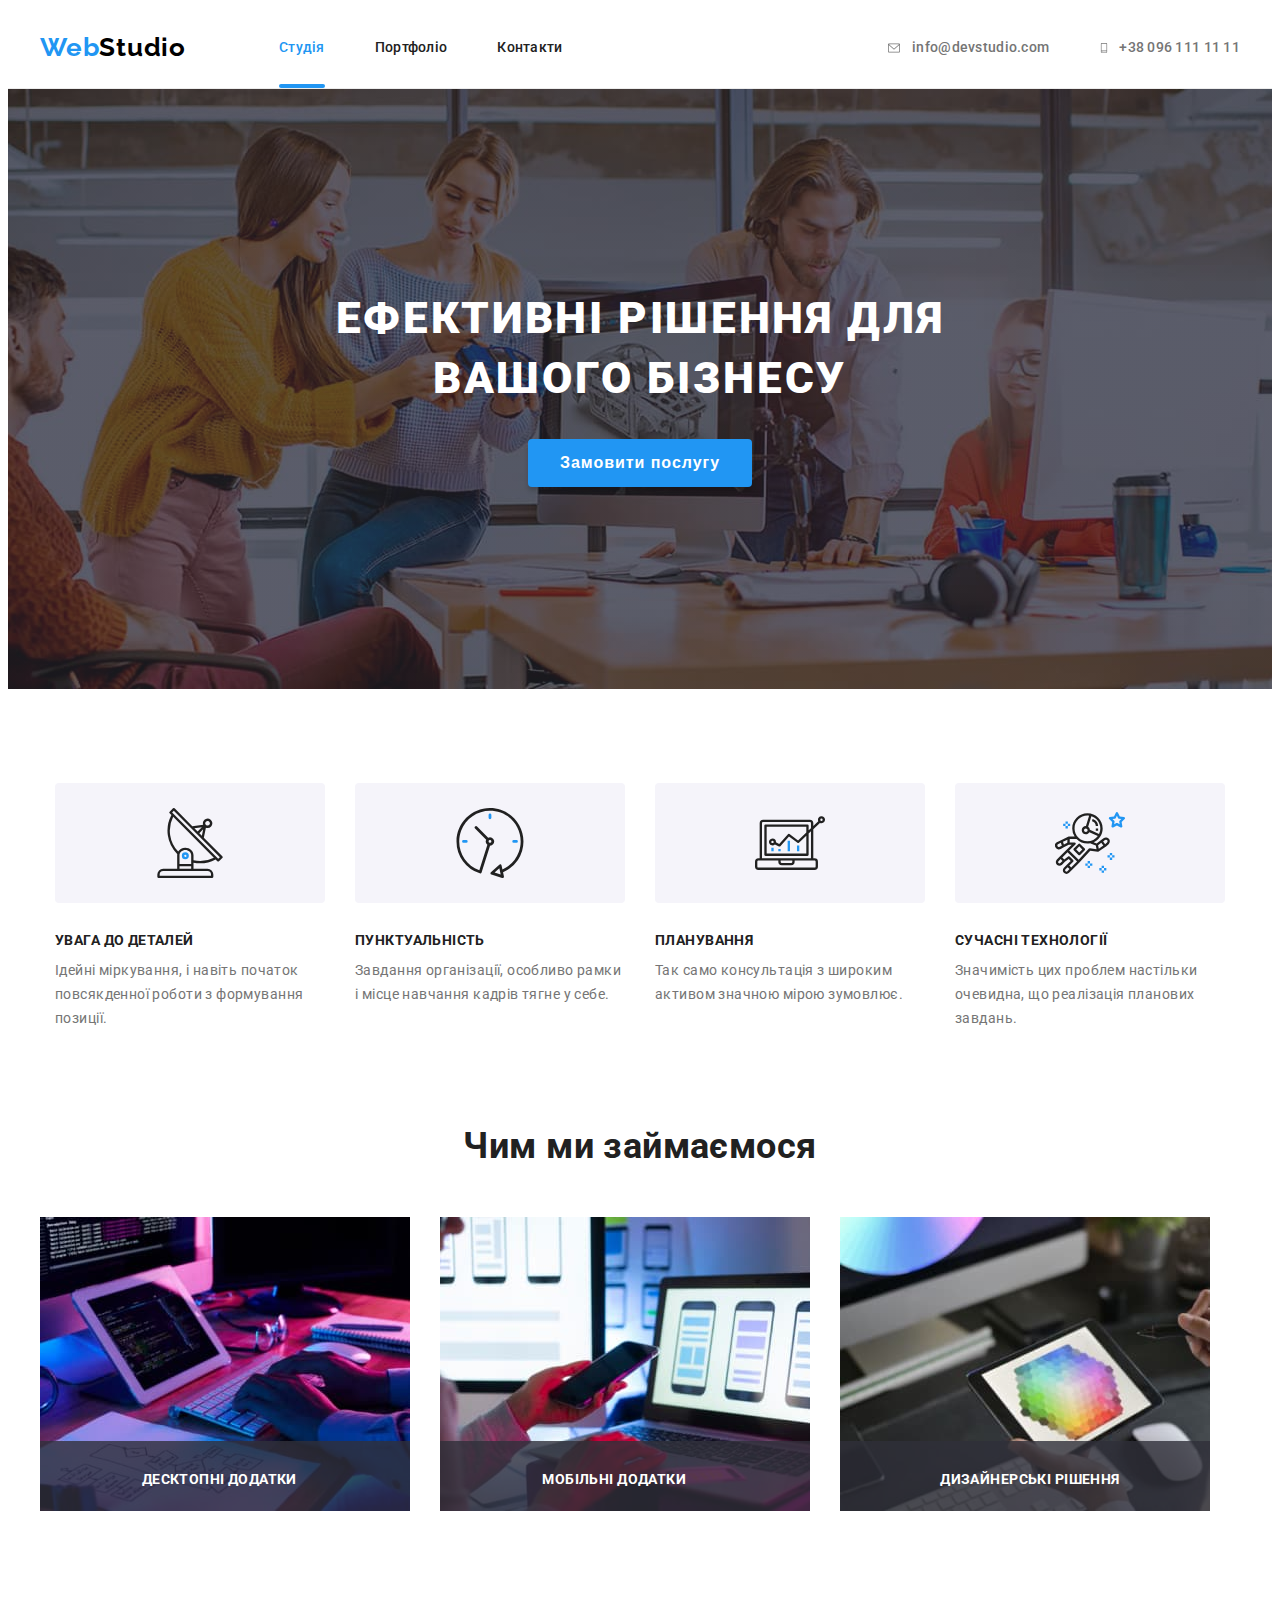
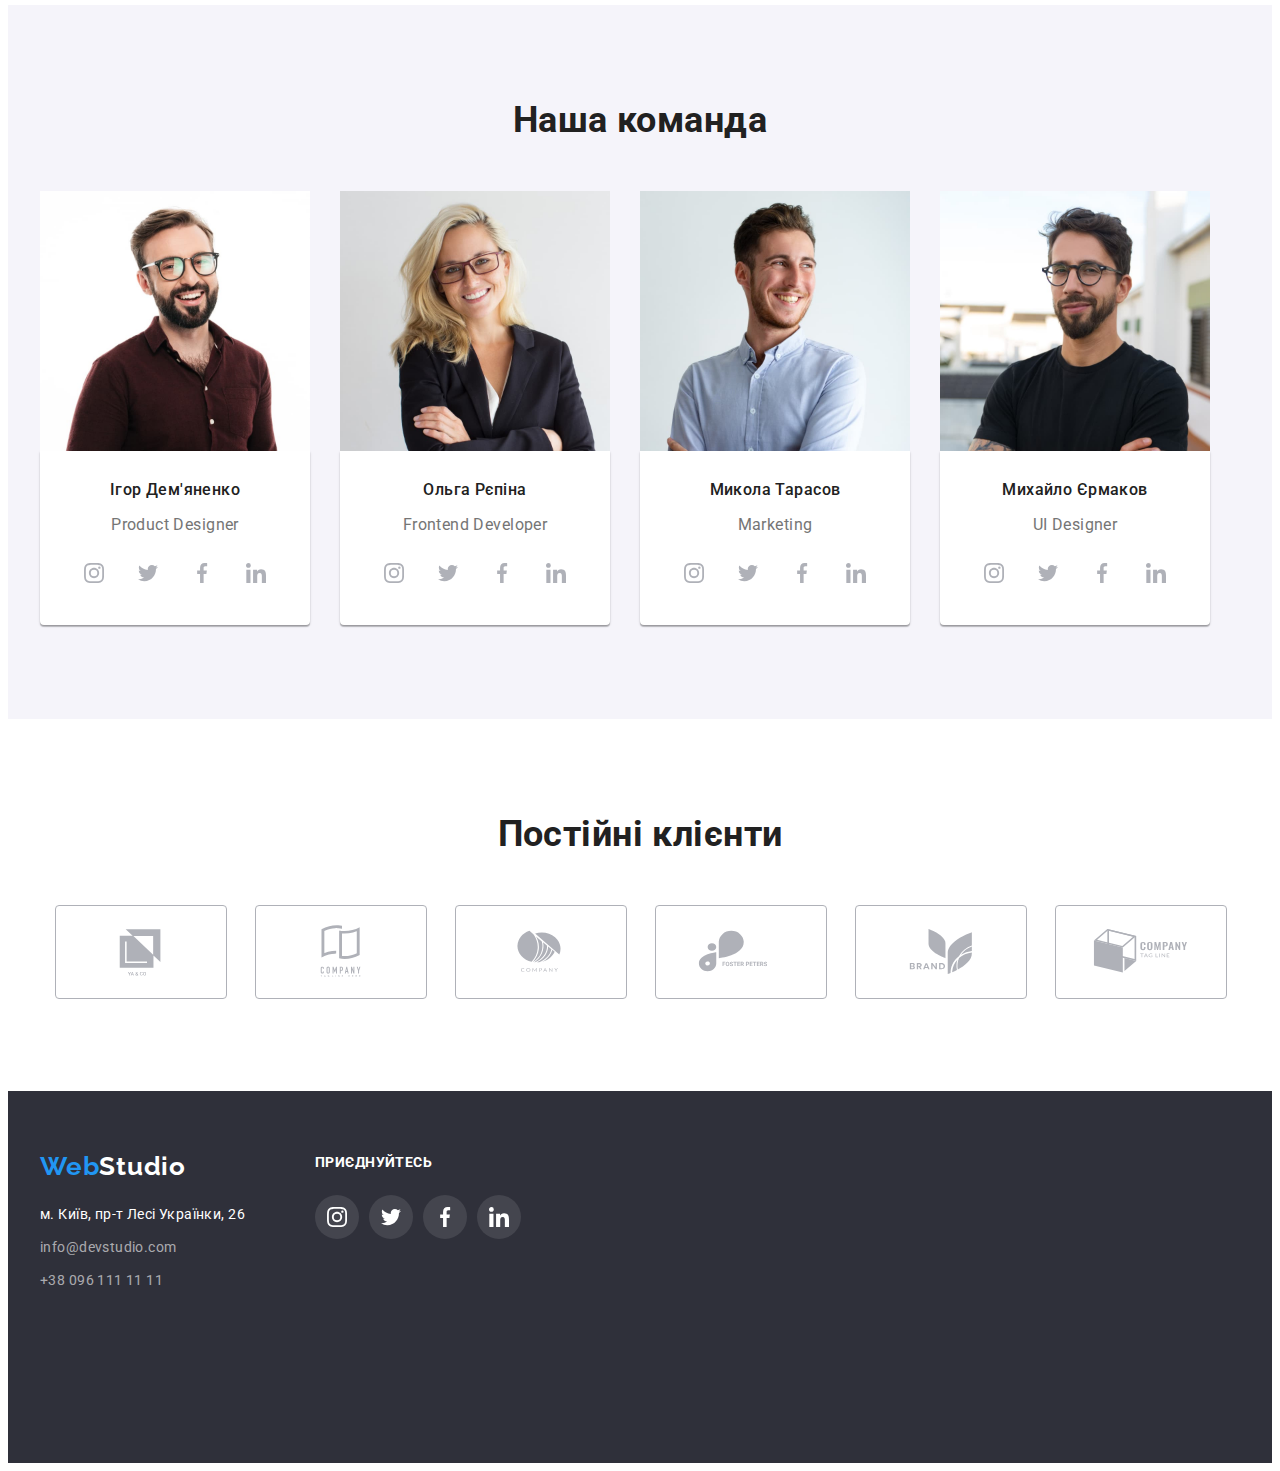
<file: index.html>
<!DOCTYPE html>
<html lang="uk">

<head>
    <meta charset="UTF-8">
    <meta http-equiv="X-UA-Compatible" content="IE=edge">
    <meta name="viewport" content="width=device-width, initial-scale=1.0">
    <title>Document</title>
    <link rel="preconnect" href="https://fonts.googleapis.com">
<link rel="preconnect" href="https://fonts.gstatic.com" crossorigin>
<link href="https://fonts.googleapis.com/css2?family=Raleway:wght@700&family=Roboto:wght@400;500;700;900&display=swap" rel="stylesheet">
 <link rel="stylesheet" href="https://cdnjs.cloudflare.com/ajax/libs/modern-normalize/1.1.0/modern-normalize.min.css" integrity="sha512-wpPYUAdjBVSE4KJnH1VR1HeZfpl1ub8YT/NKx4PuQ5NmX2tKuGu6U/JRp5y+Y8XG2tV+wKQpNHVUX03MfMFn9Q==" crossorigin="anonymous" referrerpolicy="no-referrer"/>   
<link rel="stylesheet" href="./css/styles.css"/>
</head>

<body>

    <!--Шапка сайта-->
    
    <header class="page-header">
        <div class="container main-nav">
        <nav class="main-nav">
            <a href="./index.html" class="logo">
                <span class="accent">Web</span>Studio
            </a>

            <ul class="site-nav list">
                <li class="item"> <a href="./index.html" class="link current">Студія</a></li>
                <li class="item"> <a href="./portfolio.html" class="link">Портфоліо</a></li>
                <li class="item"> <a href="#" class="link">Контакти</a></li>
            </ul>
        </nav>
        


        <ul class="auth-nav list">
            <li class="item auth-nav-item">
                <a href="mailto:info@devstudio.com" class="auth-nav-item link">
                <svg class="auth-nav-icon" width="16px" height="12px">
                <use class="icon" href="./image/icons.svg#icon-envelope"></use>
            </svg>info@devstudio.com</a></li>
            
            <li class="item auth-nav-item">
                <a href="tel:+380961111111" class="link">
                    <svg class="auth-nav-icon" width="10px" height="16px">
                    <use href="./image/icons.svg#icon-smartphone"></use>
            </svg> +38 096 111 11 11</a></li>
                
        </ul>
    </div>
    </header>


    <main>
        <!--Герой-->
        <div class="overlay">
        <section class="hero">
            <div class="container">
            <h1 class="hero-title">Ефективні рішення для вашого бізнесу</h1>
            <button data-modal-open type="button" name="button" class="hero-btn">Замовити послугу</button>
           </div>
        </section>
    </div>

        <!--Особливості роботи-->
        <section class="feature section">
        <div class="container">
             <h2 class="section-title" hidden>Особливості</h2>
             <ul class="feature-list list">
                <li class="feature-item">
                    <div class="feature-icon">
                    <svg class="feature-link" width="70px" height="70px">
                        <use   href="./image/icons.svg#icon-antenna"></use>
                </svg> </div>
                    <h3 class="feature-title">УВАГА ДО ДЕТАЛЕЙ</h3>
                    <p class="feature-text">Ідейні міркування, і навіть початок повсякденної роботи з формування позиції.</p>
                </li>
                <li class="feature-item">
                    <div class="feature-icon">
                    <svg class="feature-link" width="70px" height="70px">
                        <use  href="./image/icons.svg#icon-clock"></use>
                </svg> </div>
                    <h3 class="feature-title">ПУНКТУАЛЬНІСТЬ</h3>
                    <p class="feature-text">Завдання організації, особливо рамки і місце навчання кадрів тягне у себе.</p>
                </li>
                <li class="feature-item">
                    <div class="feature-icon">
                    <svg class="feature-link" width="70px" height="70px">
                        <use  href="./image/icons.svg#icon-diagram"></use>
                </svg> </div>
                    <h3 class="feature-title">ПЛАНУВАННЯ</h3>
                    <p class="feature-text"> Так само консультація з широким активом значною мірою зумовлює.</p>
                </li>
                <li class="feature-item">
                    <div class="feature-icon">
                    <svg class="feature-link" width="70px" height="70px">
                        <use  href="./image/icons.svg#icon-astronaut"></use>
                </svg> </div>
                    <h3 class="feature-title">СУЧАСНІ ТЕХНОЛОГІЇ</h3>
                    <p class="feature-text">Значимість цих проблем настільки очевидна, що реалізація планових завдань.</p>
                </li>
            </ul>
         </div>
</section>

        <!--Приклади роботи-->
        <section class="work section">
            <div class="container">
                <h2 class="section-title">Чим ми займаємося</h2>
            <ul class="work-list list">
                <li class="work-item">
                    <div class="label-thumb">
                        <img class="work-img" src="./image/box-1.jpg" alt="Робоче місце" width="370"/>
                        <div class="label-actions">
                            <p class="label-text">Десктопні додатки</p>
                        </div>
                    </div>
                </li>
                <li class="work-item">
                    <div class="label-thumb">
                        <img class="work-img" src="./image/box-2.jpg" alt="Ноутбук" width="370"/>
                        <div class="label-actions">
                            <p class="label-text">Мобільні додатки</p>
                        </div>
                    </div>
                </li>
                <li class="work-item">
                    <div class="label-thumb">
                        <img class="work-img" src="./image/box-3.jpg" alt="Планшет" width="370"/>
                        <div class="label-actions">
                            <p class="label-text">Дизайнерські рішення</p>
                        </div>
                    </div>
                </li>
            </ul>
        </div>
    </section>
   

        <!--Команда-->
        <section class="team section">
        <div class="container">
                    <h2 class="section-title">Наша команда</h2>
            <ul class="team-list list">
                <li class="team-item">
                    <img class="team-img" src="./image/team-card-1.jpg" alt="Ігор Дем'яненко" width="270"/>
                    <div class="team-card">
                    <h3 class="team-title">Ігор Дем'яненко</h3>
                    <p class="team-profession">Product Designer</p>
                      <ul class="team-list-icon list">
                            <li class="team-item-icon">
                            <a href="" class="team-link link"><svg class="team-icon" width="20px" height="20px">
                                <use href="./image/icons.svg#icon-instagram"></use>
                            </svg></a></li>
                            <li class="team-item-icon">
                            <a href="" class="team-link link"><svg class="team-icon" width="20px" height="20px">
                                <use href="./image/icons.svg#icon-twitter"></use>
                            </svg></a></li>
                            <li class="team-item-icon">
                            <a href="" class="team-link link"><svg class="team-icon" width="20px" height="20px">
                                <use href="./image/icons.svg#icon-facebook"></use>
                            </svg></a></li>
                            <li class="team-item-icon">
                            <a href="" class="team-link link"><svg class="team-icon" width="20px" height="20px">
                                <use href="./image/icons.svg#icon-linkedin"></use>
                            </svg></a></li>
                    </ul>
                    
                    
                    
                </div>
                </li>
                <li class="team-item">
                    <img class="team-img" src="./image/team-card-2.jpg" alt="Ольга Рєпіна" width="270"/>
                    <div class="team-card">
                    <h3 class="team-title">Ольга Рєпіна</h3>
                    <p class="team-profession">Frontend Developer</p>
                    <ul class="team-list-icon list">
                        <li class="team-item-icon">
                        <a href="" class="team-link link"><svg class="team-icon" width="20px" height="20px">
                            <use href="./image/icons.svg#icon-instagram"></use>
                        </svg></a></li>
                        <li class="team-item-icon">
                        <a href="" class="team-link link"><svg class="team-icon" width="20px" height="20px">
                            <use href="./image/icons.svg#icon-twitter"></use>
                        </svg></a></li>
                        <li class="team-item-icon">
                        <a href="" class="team-link link"><svg class="team-icon" width="20px" height="20px">
                            <use href="./image/icons.svg#icon-facebook"></use>
                        </svg></a></li>
                        <li class="team-item-icon">
                        <a href="" class="team-link link"><svg class="team-icon" width="20px" height="20px">
                            <use href="./image/icons.svg#icon-linkedin"></use>
                        </svg></a></li>
                </ul>
                </div>
                </li>
                <li class="team-item">
                    <img class="team-img" src="./image/team-card-3.jpg" alt="Микола Тарасов" width="270"/>
                    <div class="team-card">
                    <h3 class="team-title">Микола Тарасов</h3>
                    <p class="team-profession">Marketing</p>
                    <ul class="team-list-icon list">
                        <li class="team-item-icon">
                        <a href="" class="team-link link"><svg class="team-icon" width="20px" height="20px">
                            <use href="./image/icons.svg#icon-instagram"></use>
                        </svg></a></li>
                        <li class="team-item-icon">
                        <a href="" class="team-link link"><svg class="team-icon" width="20px" height="20px">
                            <use href="./image/icons.svg#icon-twitter"></use>
                        </svg></a></li>
                        <li class="team-item-icon">
                        <a href="" class="team-link link"><svg class="team-icon" width="20px" height="20px">
                            <use href="./image/icons.svg#icon-facebook"></use>
                        </svg></a></li>
                        <li class="team-item-icon">
                        <a href="" class="team-link link"><svg class="team-icon" width="20px" height="20px">
                            <use href="./image/icons.svg#icon-linkedin"></use>
                        </svg></a></li>
                </ul>
                </div>
                </li>
                <li class="team-item">
                    <img class="team-img" src="./image/team-card-4.jpg" alt="Михайло Єрмаков" width="270"/>
                    <div class="team-card">
                    <h3 class="team-title">Михайло Єрмаков</h3>
                    <p class="team-profession">UI Designer</p>
                    <ul class="team-list-icon list">
                        <li class="team-item-icon">
                        <a href="" class="team-link link"><svg class="team-icon" width="20px" height="20px">
                            <use href="./image/icons.svg#icon-instagram"></use>
                        </svg></a></li>
                        <li class="team-item-icon">
                        <a href="" class="team-link link"><svg class="team-icon" width="20px" height="20px">
                            <use href="./image/icons.svg#icon-twitter"></use>
                        </svg></a></li>
                        <li class="team-item-icon">
                        <a href="" class="team-link link"><svg class="team-icon" width="20px" height="20px">
                            <use href="./image/icons.svg#icon-facebook"></use>
                        </svg></a></li>
                        <li class="team-item-icon">
                        <a href="" class="team-link link"><svg class="team-icon" width="20px" height="20px">
                            <use href="./image/icons.svg#icon-linkedin"></use>
                        </svg></a></li>
                </ul>
                </div>
                </li>
            </ul>
       
        </div>
    </section>


    <section class="client section">
        <div class="container">
                    <h2 class="section-title">Постійні клієнти</h2>
                    <ul class="client-list list">
                        <li class="client-item">
                        <a href="" class="client-link link"><svg class="client-icon" width="106px" height="60px">
                            <use href="./image/icons.svg#icon-Logo5"></use>
                        </svg></a></li>
                        <li class="client-item">
                            <a href="" class="client-link link"><svg class="client-icon" width="106px" height="60px">
                                <use href="./image/icons.svg#icon-Logo4"></use>
                            </svg></a></li>
                        <li class="client-item">
                                <a href="" class="client-link link"><svg class="client-icon" width="106px" height="60px">
                                    <use href="./image/icons.svg#icon-Logo3"></use>
                                </svg></a></li>
                        <li class="client-item">
                                    <a href="" class="client-link link"><svg class="client-icon" width="106px" height="60px">
                                        <use href="./image/icons.svg#icon-Logo2"></use>
                                    </svg></a></li>
                        <li class="client-item">
                                        <a href="" class="client-link link"><svg class="client-icon" width="106px" height="60px">
                                            <use href="./image/icons.svg#icon-Logo1"></use>
                                        </svg></a></li>
                                        <li class="client-item">
                                            <a href="" class="client-link link"><svg class="client-icon" width="106px" height="60px">
                                                <use href="./image/icons.svg#icon-Logo0"></use>
                                            </svg></a></li>
                </ul>
 
        </div>
    </section>


    </main>

    <!--Футер-->
<footer class="page-footer">
    <div class="footer-container container">
        <address class="adress">
            <a href="./index.html" class="logo-footer">
                <span class="accent">Web</span>Studio
            </a>
            <ul class="adress-list list">
                <li class="mail-items">
                    <a href="https://goo.gl/maps/m37v5d8VHXMpui1S7" target="_blank" rel="noopener noreferrer"
                        class="adress-map link">м. Київ,
                        пр-т Лесі Українки, 26 </a>
                </li>
                <li class="mail-items">
                    <a href="mailto:info@devstudio.com" class="mail link">info@devstudio.com </a>
                </li>
                <li class="mail-items">
                    <a href="tel:+380961111111" class="mail link">+38 096 111 11 11 </a>
                </li>
            </ul>
        </address>



        <div class="footer-icon">
            <p class="social-text">приєднуйтесь</p>
            <ul class="social-list list">
                <li class="social-item">
                    <a href="" class="social-link link">
                        <svg class="team-icon" width="20px" height="20px">
                            <use href="./image/icons.svg#icon-instagram"></use>
                        </svg></a>
                </li>
                <li class="social-item">
                    <a href="" class="social-link link">
                        <svg class="team-icon" width="20px" height="20px">
                            <use href="./image/icons.svg#icon-twitter"></use>
                        </svg></a>
                </li>
                <li class="social-item">
                    <a href="" class="social-link link">
                        <svg class="team-icon" width="20px" height="20px">
                            <use href="./image/icons.svg#icon-facebook"></use>
                        </svg></a>
                </li>
                <li class="social-item">
                    <a href="" class="social-link link">
                        <svg class="team-icon" width="20px" height="20px">
                            <use href="./image/icons.svg#icon-linkedin"></use>
                        </svg></a>
                </li>
            </ul>


        </div>
    </div>
</footer>

<div class="backdrop is-hidden" data-modal>
    <div class="modal">
        <button data-modal-close class="modal-btn" type="button">
            <svg class="backdrop-icon" width="11px" height="11px">
                <use href="./image/icons.svg#icon-vector"></use>
            </svg></button>
    </div>
</div>


<script src="./js/modal.js"></script>
</body>

</html>
</file>
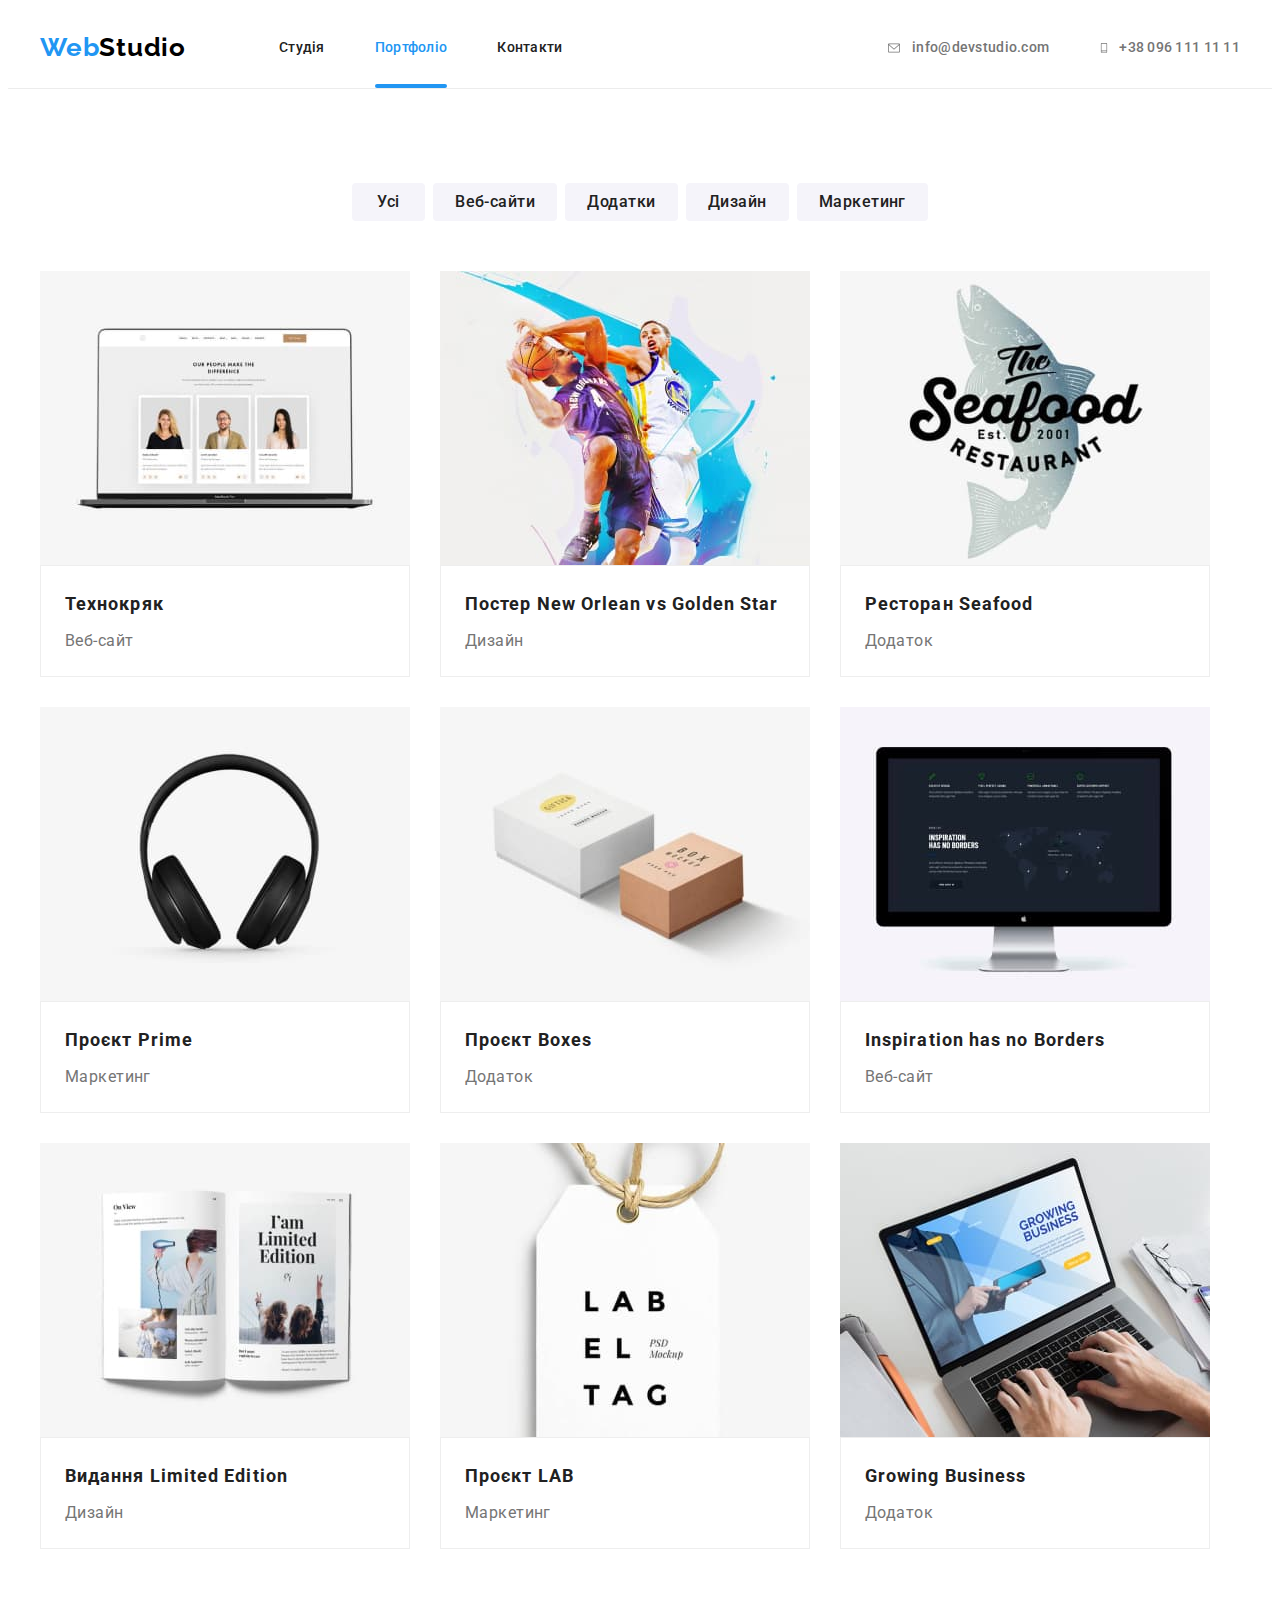
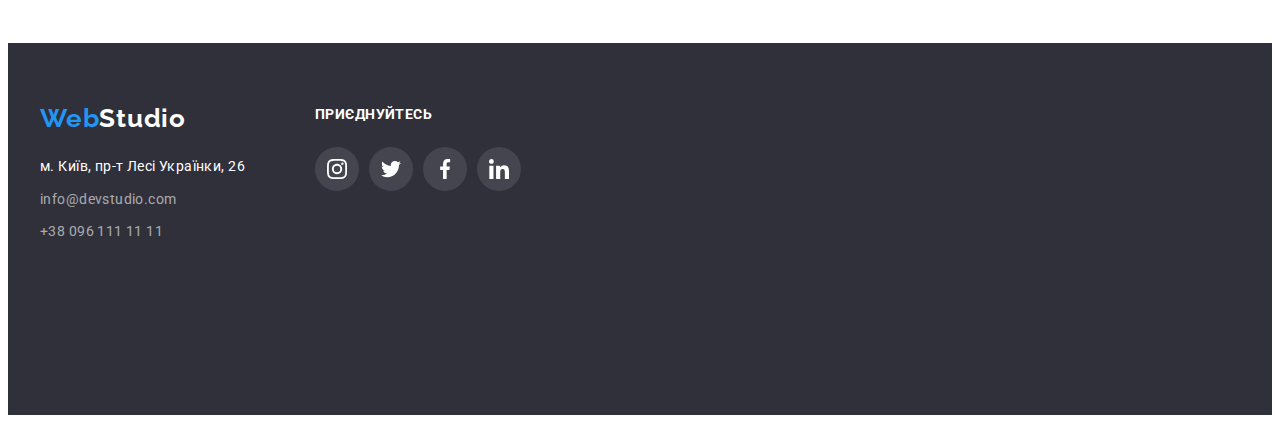
<file: portfolio.html>
<!DOCTYPE html>
<html lang="uk">
<head>
    <meta charset="UTF-8">
    <meta http-equiv="X-UA-Compatible" content="IE=edge">
    <meta name="viewport" content="width=device-width, initial-scale=1.0">
    <title>Document</title>
    <link rel="preconnect" href="https://fonts.googleapis.com">
    <link rel="preconnect" href="https://fonts.gstatic.com" crossorigin>
    <link href="https://fonts.googleapis.com/css2?family=Raleway:wght@700&family=Roboto:wght@400;500;700;900&display=swap"
       rel="stylesheet">
       <link rel="stylesheet" href="https://cdnjs.cloudflare.com/ajax/libs/modern-normalize/1.1.0/modern-normalize.min.css" integrity="sha512-wpPYUAdjBVSE4KJnH1VR1HeZfpl1ub8YT/NKx4PuQ5NmX2tKuGu6U/JRp5y+Y8XG2tV+wKQpNHVUX03MfMFn9Q==" crossorigin="anonymous" referrerpolicy="no-referrer"/>
       <link rel="stylesheet" href="./css/styles.css"/>
</head>

<body>
  

    <!--Шапка сайта-->
    <header class="page-header">
        <div class="container main-nav">
            <nav class="main-nav">
                <a href="./index.html" class="logo">
                    <span class="accent">Web</span>Studio
                </a>
    
                <ul class="site-nav list">
                    <li class="item"> <a href="./index.html" class="link">Студія</a></li>
                    <li class="item"> <a href="./portfolio.html" class="link current">Портфоліо</a></li>
                    <li class="item"> <a href="#" class="link">Контакти</a></li>
                </ul>
            </nav>
    
    
    
            <ul class="auth-nav list">
                <li class="item auth-nav-item">
                    <a href="mailto:info@devstudio.com" class="auth-nav-item link">
                        <svg class="auth-nav-icon" width="16px" height="12px">
                            <use class="icon" href="./image/icons.svg#icon-envelope"></use>
                        </svg>info@devstudio.com</a>
                </li>
    
                <li class="item auth-nav-item">
                    <a href="tel:+380961111111" class="link">
                        <svg class="auth-nav-icon" width="10px" height="16px">
                            <use href="./image/icons.svg#icon-smartphone"></use>
                        </svg> +38 096 111 11 11</a>
                </li>
    
            </ul>
        </div>
    </header>
 

<!--Фільтр-->
<main>
<section class="filters section">
<div class="container">
    <h1 class="hero-title" hidden>Галерея робіт</h1>
    <ul class="filters-list list">
        <li class="filter-item"><button type="button" name="button" class="filter-btn">Усі</button></li>
        <li class="filter-item"><button type="button" name="button" class="filter-btn">Веб-сайти</button></li>
        <li class="filter-item"><button type="button" name="button" class="filter-btn">Додатки</button></li>
        <li class="filter-item"><button type="button" name="button" class="filter-btn">Дизайн</button></li>
        <li class="filter-item"><button type="button" name="button" class="filter-btn">Маркетинг</button></li>
    </ul>
</div>


   <!--Галерея-->
   
<div class="progects container">

    <ul class="progects-list list">
        <li class="progects-items">
            <a class="progect-link" href="#">
            <div class="progect-thumb">
           <img class="progect-img" src="./image/img1.jpg" alt="Приклад вебсайту" width="370"/>
           
                <div class="progect-description">
                <p class="description-text">Ресурс пропонує комплексні пропозиції з різним рівнем функціоналу та сервісів. Все це
                    дозволить відвідувачу отримати
                    вичерпні відомості про компанію чи приватну особу.</p>
              </div>
            </div>
                <div class="card-title">
            <h2 class="title-progect">Технокряк</h2>
            <p class="title-text">Веб-сайт</p>
        </div>
        </a>
        </li>
        <li class="progects-items">
            <a class="progect-link" href="">
            <div class="progect-thumb">
             <img class="progect-img"  src="./image/img2.jpg" alt="Два гравці з м'ячем" width="370"/>
            <div class="progect-description">
                <p class="description-text">Ресурс пропонує комплексні пропозиції з різним рівнем функціоналу та сервісів. Все це дозволить відвідувачу отримати
                вичерпні відомості про компанію чи приватну особу.</p>
            </div>
            </div>
            <div class="card-title">
            <h2 class="title-progect">Постер New Orlean vs Golden Star</h2>
            <p class="title-text">Дизайн</p>
            </div>
            </a>
        </li>
        <li class="progects-items">
            <a class="progect-link" href="">
            <div class="progect-thumb">
            <img class="progect-img" src="./image/img3.jpg" alt="Емблема ресторана Seafood" width="370"/>
            <div class="progect-description">
                <p class="description-text">Ресурс пропонує комплексні пропозиції з різним рівнем функціоналу та сервісів. Все це
                    дозволить відвідувачу отримати
                    вичерпні відомості про компанію чи приватну особу.</p>
            </div>
            </div>
            <div class="card-title">
            <h2 class="title-progect">Ресторан Seafood</h2>
            <p class="title-text">Додаток</p>
            </div>
            </a>
        </li>
        <li class="progects-items">
            <a class="progect-link" href="">
            <div class="progect-thumb">
            <img class="progect-img" src="./image/img4.jpg" alt="Навушники" width="370"/>
            <div class="progect-description">
                <p class="description-text">Ресурс пропонує комплексні пропозиції з різним рівнем функціоналу та сервісів. Все це
                    дозволить відвідувачу отримати
                    вичерпні відомості про компанію чи приватну особу.</p>
            </div>
            </div>
            <div class="card-title">
            <h2 class="title-progect">Проєкт Prime</h2>
            <p class="title-text">Маркетинг</p>
            </div>
            </a>
        </li>
        <li class="progects-items">
            <a class="progect-link" href="">    
            <div class="progect-thumb">                
            <img class="progect-img" src="./image/img5.jpg" alt="Дві коробки" width="370"/>
            <div class="progect-description">
                <p class="description-text">Ресурс пропонує комплексні пропозиції з різним рівнем функціоналу та сервісів. Все це
                    дозволить відвідувачу отримати
                    вичерпні відомості про компанію чи приватну особу.</p>
            </div>
            </div>
            <div class="card-title">
            <h2 class="title-progect">Проєкт Boxes</h2>
            <p class="title-text">Додаток</p>
            </div>
            </a>
        </li>
        <li class="progects-items">
            <a class="progect-link" href="">
            <div class="progect-thumb">
            <img class="progect-img" src="./image/img6.jpg" alt="Монітор комп'ютера" width="370"/>
            <div class="progect-description">
                <p class="description-text">Ресурс пропонує комплексні пропозиції з різним рівнем функціоналу та сервісів. Все це
                    дозволить відвідувачу отримати
                    вичерпні відомості про компанію чи приватну особу.</p>
            </div>
            </div>
            <div class="card-title">
            <h2 class="title-progect">Inspiration has no Borders</h2>
            <p class="title-text">Веб-сайт</p>
           </div>
           </a>
        </li>
        <li class="progects-items">
            <a class="progect-link" href="">
            <div class="progect-thumb">
            <img class="progect-img" src="./image/img7.jpg" alt="Розгорнута книжка" width="370"/>
            <div class="progect-description">
                <p class="description-text">Ресурс пропонує комплексні пропозиції з різним рівнем функціоналу та сервісів. Все це
                    дозволить відвідувачу отримати
                    вичерпні відомості про компанію чи приватну особу.</p>
            </div>
            </div>
            <div class="card-title">
            <h2 class="title-progect"> Видання Limited Edition</h2>
            <p class="title-text">Дизайн</p> 
            </div>
            </a>
        </li>
        <li class="progects-items">
            <a class="progect-link" href="">
            <div class="progect-thumb">
            <img class="progect-img" src="./image/img8.jpg" alt="Бірка" width="370"/>
            <div class="progect-description">
                <p class="description-text">Ресурс пропонує комплексні пропозиції з різним рівнем функціоналу та сервісів. Все це
                    дозволить відвідувачу отримати
                    вичерпні відомості про компанію чи приватну особу.</p>
            </div>
            </div>
            <div class="card-title">
            <h2 class="title-progect">Проєкт LAB</h2>
            <p class="title-text">Маркетинг</p> 
            </div>
            </a>
        </li>
        <li class="progects-items">
            <a class="progect-link" href="">
            <div class="progect-thumb">
            <img class="progect-img" src="./image/img9.jpg" alt="Відкритий ноутбук" width="370"/>
            <div class="progect-description">
                <p class="description-text">Ресурс пропонує комплексні пропозиції з різним рівнем функціоналу та сервісів. Все це
                    дозволить відвідувачу отримати
                    вичерпні відомості про компанію чи приватну особу.</p>
            </div>
            </div>
            <div class="card-title">
            <h2 class="title-progect">Growing Business</h2>
            <p class="title-text">Додаток</p>
             </div>
             </a>
        </li>
    </ul>
</div>
   </section>

</main>

    <!--Футер-->
    <footer class="page-footer">
        <div class="footer-container container">
        <address class="adress">
        <a href="./index.html" class="logo-footer">
                <span class="accent">Web</span>Studio
            </a>
        <ul class="adress-list list">
                <li class="mail-items">
                    <a href="https://goo.gl/maps/m37v5d8VHXMpui1S7" target="_blank" rel="noopener noreferrer" class="adress-map link">м. Київ,
                        пр-т Лесі Українки, 26 </a>
                    </li>
                <li class="mail-items">
                    <a href="mailto:info@devstudio.com" class="mail link" >info@devstudio.com </a></li>
                <li class="mail-items">
                    <a href="tel:+380961111111" class="mail link">+38 096 111 11 11 </a></li>
            </ul>
        </address>
    
       

        <div class="footer-icon">
            <p class="social-text">приєднуйтесь</p>
            <ul class="social-list list">
                <li class="social-item">
                    <a href="" class="social-link link">
                        <svg class="team-icon" width="20px" height="20px">
                            <use href="./image/icons.svg#icon-instagram"></use>
                        </svg></a>
                </li>
                <li class="social-item">
                    <a href="" class="social-link link">
                        <svg class="team-icon" width="20px" height="20px">
                            <use href="./image/icons.svg#icon-twitter"></use>
                        </svg></a>
                </li>
                <li class="social-item">
                    <a href="" class="social-link link">
                        <svg class="team-icon" width="20px" height="20px">
                            <use href="./image/icons.svg#icon-facebook"></use>
                        </svg></a>
                </li>
                <li class="social-item">
                    <a href="" class="social-link link">
                        <svg class="team-icon" width="20px" height="20px">
                            <use href="./image/icons.svg#icon-linkedin"></use>
                        </svg></a>
                </li>
            </ul>
        
        
        </div>
</div>
    </footer>

</body>
</html>
</file>
<file: css/styles.css>
:root {
    --primary-text-color: #757575;
    --title-text-color: #212121;
    --white-color: #FFFFFF;
    --accent-color: #2196F3;
    --logo-tetx-color: #000000;
}


body {
    
    color: var(--primary-text-color);
    background-color: #FFFFFF;

    font-family: Roboto, sans-serif;
    letter-spacing: 0.03em;
    font-size: 14px;
    line-height: 1.71;
}

    /* Утіліти */
    
    .list {
    padding: 0;
    margin: 0;
    list-style: none;  
}

    .container {
    margin-left: auto;
    margin-right: auto;
    width: 1200px;
    padding-right: 15px;
    padding-left: 15px;

}



   /* Page header */
   
.page-header {
   height: 80px;
   border-bottom: 1px solid #ECECEC;
}

       
    /* Logo */

.logo {
    color: var(--logo-tetx-color);
    font-family: Raleway, sans-serif;
    font-weight: 700;
    font-size: 26px;
    line-height: 1.19;
    letter-spacing: 0.03em;
    text-decoration: none;

    transition-property: color;
    transition-duration: 250ms;
    transition-timing-function: cubic-bezier(0.4, 0, 0.2, 1);
}

.logo:hover,
.logo:focus {
    color: var(--accent-color);
}

.accent {
    color: var(--accent-color);
}

    
    /* Main-nav */
.main-nav {
    display: flex;
    align-items: center;
}

.main-nav .logo {
    padding-top: 24px;
    padding-bottom: 25px;
}

.site-nav .link {
    position: relative;
}

.site-nav .link::after {
    content: "";
    position: absolute;
    bottom: 0;
    left: 0;
    width: 100%;
    height: 4px;
    border-radius: 2px;
                
    transition: color 250ms cubic-bezier(0.4, 0, 0.2, 1);
}

.site-nav .link.current::after,
.site-nav .link:hover::after,
.site-nav .link:focus::after {
    background-color: var(--accent-color);
}


    /* Site nav */

.site-nav {
    display: flex;
    margin-left: 93px;
}

.site-nav .item +.item,
.auth-nav .item +.item {
    margin-left: 50px;
} 

/*  .site-nav  .item:not(:last-child),
    .auth-nav .item:not(:last-child) {
        margin-right: 50px;
} */


.site-nav .link,
.auth-nav .link {
    display: flex;
    align-items: center;
    justify-content: center;
    padding-top: 32px;
    padding-bottom: 32px;
        
    font-weight: 500;
    font-size: 14px;
    line-height: 1.14;
    letter-spacing: 0.02em;
    text-decoration: none;

    transition-property: color;
    transition-duration: 250ms;
    transition-timing-function: cubic-bezier(0.4, 0, 0.2, 1);
}

.site-nav .link{
    color: var(--title-text-color);        
}

.site-nav .link:hover,
.auth-nav .link:hover,
.site-nav .link:focus,
.auth-nav .link:focus {
    color: var(--accent-color);
}

.site-nav .link.current {
    color: var(--accent-color);
}

   /* Auth-nav */
.auth-nav {
    display: flex;
    margin-left: auto;

    transition-property: color;
    transition-duration: 250ms;
    transition-timing-function: cubic-bezier(0.4, 0, 0.2, 1);
}

.auth-nav .link {
    color: var(--primary-text-color);
}

.auth-nav-icon {
    margin-right: 10px;
    fill: currentColor;
}

.auth-nav-item:hover .auth-nav-icon,
.auth-nav-item:focus .auth-nav-icon {
    fill:  var(--accent-color);
}

     /* Hero */
.overlay {
    max-width: 1600px;
    height: 600px;
    background-color: #C4C4C4;
    margin-left: auto;
    margin-right: auto;
    background-image: linear-gradient( to right,
        rgba(47, 48, 58, 0.5),
        rgba(47, 48, 58, 0.5)),
        url(../image/fon.jpg);
    background-repeat: no-repeat;
    background-position: center;
    background-size: cover;
}

    .hero {
    text-align: center;
    padding-top: 200px;
    padding-bottom: 200px;
}

    .hero-title {
    margin: auto;
    margin-bottom: 30px;
    width: 696px;

    color: var(--white-color);
    font-style: normal;
    font-weight: 900;
    font-size: 44px;
    line-height: 1.36;
    text-align: center;
    letter-spacing: 0.06em;
    text-transform: uppercase;
}

    .hero-btn {
    display: inline-block;

    padding: 10px 32px;
    min-width: 216px;
    text-align: center;
    border: none;
    box-shadow: 0px 4px 4px rgba(0, 0, 0, 0.15);
    border-radius: 4px;

    color: var(--white-color);
    background-color: var(--accent-color);

    font-weight: 700;
    font-size: 16px;
    line-height: 1.8;
    letter-spacing: 0.06em;
    text-decoration: none;
    cursor: pointer;

    transition-property: background-color;
    transition-duration: 250ms;
    transition-timing-function: cubic-bezier(0.4, 0, 0.2, 1);
}

.hero-btn:hover,
.hero-btn:focus,
.hero-btn:active {
    background-color: #188CE8;
}


    
    

    /* Section */

.section {
    padding-top: 94px;
    padding-bottom: 94px;
}

.section.no-padding {
    padding-top: 0;
    padding-bottom: 0;
}

.section-title {
    margin-top: 0;
    margin-bottom: 50px;

    color: var(--title-text-color); 

    font-weight: 700;
    font-size: 36px;
    line-height: 1.17;
    text-align: center;
}

    /* Feature list */
.feature-list {
    display: flex;
    justify-content: center;    
}

.feature-item {
    width: 270px;

    margin-right: 30px;
    align-items: center;
}

.feature-item:nth-child(4n) {
        margin-right: 0;
}

.feature-icon {
    width: 270px;
    height: 120px;
    border-radius: 4px;
    background-color: #F5F4FA;
    display: flex;
    align-items: center;
    justify-content: center;
}

.feature-link {
    width: 70px;
    height: 70px;
    display: flex;
    align-items: center;
    justify-content: center;
}

.feature-title {
    margin-top: 30px;
    margin-bottom: 10px;
    color: var(--title-text-color);
    font-weight: 700;
    font-size: 14px;
    line-height: 1.14;
}

.feature-text {
    margin-top: 0;
    margin-bottom: 0;
}

   /* Work-list */

.work {
    padding-top: 0;
}


.work-list {
    display: flex;
    align-items: center;
}

.work-item {
    margin-right: 30px;
    margin-bottom: 0;
}


.label-thumb {
    position: relative;
}

.label-thumb::before {
    display: inline-block;
    position: absolute;
    content: "";

    bottom: 0;
    right: 0;


    width: 100%;
    height: 70px;

    background-color: rgba(47, 48, 58, 0.8);
}

.work-img {
    display: block;
    margin-bottom: 0;
}

.label-actions {
    position: absolute;
    bottom: 6%;
    left: 30%;
    transform: translate(-6%, -30%);
    text-align: center;
}

.label-text {
    margin: 0;

    font-weight: 700;
    line-height: 1.14;
    color: var(--white-color);
    text-transform: uppercase;
}

.work-item:nth-child(3n) {
    margin-right: 0;
}

    /* Team */

.team {
background-color: #F5F4FA;
}

.team-list {
    display: flex;                 
}

.team-img {
        display: block;
        margin-bottom: 0;
}

.team-card {
    padding-top: 30px;
    padding-bottom: 30px;
    text-align: center;
    margin-top: 0;   
        
    background-color: var(--white-color);

    box-shadow: 0px 1px 3px rgba(0, 0, 0, 0.12), 0px 1px 1px rgba(0, 0, 0, 0.14), 0px 2px 1px rgba(0, 0, 0, 0.2);
    border-radius: 0px 0px 4px 4px;  
}

.team-item {
    margin-right: 30px;
    margin-top: 0; 
}

.team-item:nth-child(4n) {
    margin-right: 0;    
}

.team-title {
    margin-top: 0; 
    margin-bottom: 10; 
    
    color: var(--title-text-color);
    font-weight: 500;
    font-size: 16px;
    line-height: 1.18; 
}

.team-profession {
    margin-top: 0;
    margin-bottom: 16px;

    font-weight: 400;
    font-size: 16px;
    line-height: 1.18;
}

.team-list-icon {
    display: flex;
    justify-content: center;
    gap: 10px;
}

.team-item-icon {
    width: 44px;
    height: 44px;
}

.team-icon {
    transition-property: color;
    transition-duration: 250ms;
    transition-timing-function: cubic-bezier(0.4, 0, 0.2, 1);
}

.team-link {
    width: 100%;
    height: 100%;
    display: flex;
    border-radius: 50%;
    align-items: center;
    justify-content: center;
    border: transparent;  
    fill: #AFB1B8;

    transition-property: background-color;
    transition-duration: 250ms;
    transition-timing-function: cubic-bezier(0.4, 0, 0.2, 1);
    transform-origin: bottom;
}

.team-link:hover,
.team-link:focus {
    background-color: var(--accent-color);
}

.team-link:hover .team-icon,
.team-link:focus .team-icon {
    fill: #FFFFFF;
} 


     /* ----------Clients---------- */
.client-list  {
    display: flex;
    justify-content: center;
    gap: 30px;
}

.client-item {
    width: 170px;
    height: 92px;
}

.client-link {
    width: 100%;
    height: 100%;
    display: flex;
    border-radius: 4px;
    align-items: center;
    justify-content: center;
    border: 1px solid rgba(175, 177, 184, 1);  
    fill: #AFB1B8;

    transition-property: border;
    transition-duration: 250ms;
    transition-timing-function: cubic-bezier(0.4, 0, 0.2, 1);
}

.client-link:hover,
.client-link:focus {
    border: 1px solid var(--accent-color);
}

.client-icon {
    transition-property: color;
    transition-duration: 250ms;
    transition-timing-function: cubic-bezier(0.4, 0, 0.2, 1);
}

.client-link:hover .client-icon,
.client-link:focus .client-icon {
    fill: var(--accent-color);
}


    /* Portfolio */

    /* Filters */

.filters-list {
    display: flex;
    justify-content: center;
}

        
.filter-item + .filter-item {
    margin-left: 8px;
}

.filter-btn {
    padding: 6px 22px;
    min-width:73px;
    border-radius: 4px;
    border: none;
    display: inline-block;
    text-decoration: none;
    text-align: center;

    margin-top: 0;
    margin-bottom: 50px;

    color: var(--title-text-color);
    background-color: #F5F4FA;
    font-family: 'Roboto';
    font-style: normal;
    font-weight: 500;
    font-size: 16px;
    line-height: 1.62;
    letter-spacing: 0.03em;
    cursor: pointer;

    transition-property: color, background-color, box-shadow;
    transition-duration: 250ms;
    transition-timing-function: cubic-bezier(0.4, 0, 0.2, 1);
}


.filter-btn:hover,
.filter-btn:focus {
    color: var(--white-color);
    background-color:  var(--accent-color);
    box-shadow: 0px 3px 1px rgba(0, 0, 0, 0.1), 0px 1px 2px rgba(0, 0, 0, 0.08), 0px 2px 2px rgba(0, 0, 0, 0.12);
}


    /* Progects */

.progects-list {
    display: flex;
    flex-wrap: wrap;
}

.progects-items {
    width: 370px;
    margin-right: 30px;
    margin-bottom: 30px;

    transition-property:  box-shadow;
    transition-duration: 250ms;
    transition-timing-function: cubic-bezier(0.4, 0, 0.2, 1);
}
    
.progects-items:hover,
.progects-items:focus {
    box-shadow: 1px 4px 6px 0px rgba(0, 0, 0, 0.16),
    0px 4px 4px 0px rgba(0, 0, 0, 0.06),
    0px 1px 1px 0px rgba(0, 0, 0, 0.12);
}
    
.progects-items:nth-child(3n) {
    margin-right: 0;
}
    
.progects-items:nth-last-child(-n + 3) {
    margin-bottom: 0;
}

.progect-link {
    position: relative;
    text-decoration: none;
    display: block;

    transition-property: transform, box-shadow;
    transition-duration: 250ms;
    transition-timing-function: cubic-bezier(0.4, 0, 0.2, 1);
}

.progect-thumb {
    position: relative;
    overflow: hidden;
    
}

.progect-description {
    position: absolute;
    top: 0;
    transform: translateY(100%);

    background-color: rgba(33, 150, 243, 0.9);

    width: 100%;
    height: 100%;
    padding: 63px 24px;

    opacity: 0;

    transition-property: opacity, transform;
    transition-duration: 250ms;
    transition-timing-function: cubic-bezier(0.4, 0, 0.2, 1);
}

.progect-description:hover,
.progect-description:focus {
    opacity: 1;
}

.progect-link:hover .progect-description,
.progect-link:focus .progect-description {
    transform: translateY(0);
}

.progect-img {
    display: block;
    margin-bottom: 0;

    height: auto;
    margin: 0;
}

.description-text {
    margin: 0;

    font-size: 18px;
    line-height: 1.55;
    color: var(--white-color);

    opacity: 0;

    transition-property: opacity;
    transition-duration: 250ms;
    transition-timing-function: cubic-bezier(0.4, 0, 0.2, 1);
}

.description-text:hover,
.description-text:focus {
    opacity: 1;
}

.card-title {
    padding: 20px 24px;
    border: 1px solid #EEEEEE;
}

    
.title-progect {
    margin-top: 0;
    margin-bottom: 4px;

    color: var(--title-text-color);
    font-weight: 700;
    font-size: 18px;
    line-height: 2;
    letter-spacing: 0.06em;
    color: var(--title-text-color);
}
    
.title-text {
    margin-top: 0;
    margin-bottom: 0;

    color: var(--primary-text-color);
    font-size: 16px;
    line-height: 1.87;
}
    
a {
    text-decoration: none;
}

    /* Футер */

.page-footer {
    height: 252px;
    padding-top: 60px;
    padding-bottom: 60px;

    color: var(--white-color);
    background: #2F303A;
    text-decoration: none;
}

.footer-container {
    display: flex;
}

.adress {
    display: block;
}

.logo-footer {
    font-family: 'Raleway';
    font-weight: 700;
    font-size: 26px;
    line-height: 1.19;
    letter-spacing: 0.03em;
    color: #FFFFFF;

    transition-property: color;
    transition-duration: 250ms;
    transition-timing-function: cubic-bezier(0.4, 0, 0.2, 1);
}

.logo-footer:hover,
.logo-footer:focus {
    color: var(--accent-color);
}

.footer-section {
    display: flex;
    align-items: center;
}

.adress {
    font-style: normal;
}

.adress-list {
    display: block;
    margin-top: 20px;
    padding-bottom: 60px;
}

.mail-items{
    margin-bottom: 9px;
}   

.mail-items:last-child {
    margin-bottom: 0;
}


.adress-map {
    color: var(--hero-text-color);
    text-decoration: none;

    transition-property: color;
    transition-duration: 250ms;
    transition-timing-function: cubic-bezier(0.4, 0, 0.2, 1);
}

.adress-map:hover,
.adress-map:focus {
    color: var(--accent-color);
}

.mail {
    text-decoration: none;
    color: rgba(255, 255, 255, 0.6);

    transition-property: color;
    transition-duration: 250ms;
    transition-timing-function: cubic-bezier(0.4, 0, 0.2, 1);
}
    
.mail:hover,
.mail:focus  {
    color: var(--accent-color);
}

    /* -----Social-list------ */

.footer-icon {
    display: block;
    margin-left: 70px;
}
        
.social-text {
    margin: 0;

    font-weight: 700;
    text-transform: uppercase;
}

.social-list {
    display: flex;
    padding-bottom: 100px;
    margin-top: 20px;
    gap: 10px;
}

.social-item {
    width: 44px;
    height: 44px;
}

.social-link {
    width: 100%;
    height: 100%;
    display: flex;
    border-radius: 50%;
    align-items: center;
    justify-content: center;
    border: transparent;
    background-color: rgba(255, 255, 255, 0.1);
    fill: var(--white-color);

    transition-property: background-color;
    transition-duration: 250ms;
    transition-timing-function: cubic-bezier(0.4, 0, 0.2, 1);
}

.social-link:hover,
.social-link:focus {
    background-color: var(--accent-color);
}

.team-icon {
    transition-property: color;
    transition-duration: 250ms;
    transition-timing-function: cubic-bezier(0.4, 0, 0.2, 1);
}

.team-link:hover .team-icon,
.team-link:focus .team-icon {
    fill: #FFFFFF;
}


 /* ---------Модальне вікно-----  */

.backdrop {
    position: fixed;
    top: 0;
    left: 0;
    display: flex;
    justify-content: center;
    align-items: center;

    width: 100%;
    height: 100%;

    background-color: rgba(0, 0, 0, 0.2);

    opacity: 1;
    transition-property: opacity;
    transition-duration: 250ms;
    transition-timing-function: cubic-bezier(0.4, 0, 0.2, 1);
}

.backdrop.is-hidden {
    opacity: 0;
    pointer-events: none;
    visibility: hidden;
}

.backdrop.is-hidden .modal {
    transform: translate(-50%, -50%) scale(1.5);
}

.modal {
    position: absolute;
    top: 50%;
    left: 50%;

    min-width: 528px;
    min-height: 581px;
    border-radius: 4px;
    padding: 8px;

    background-color: var(--white-color);
    box-shadow: 0px 2px 1px 0px rgba(0, 0, 0, 0.2),
    0px 1px 1px 0px rgba(0, 0, 0, 0.14),
    0px 1px 3px 0px rgba(0, 0, 0, 0.12);

    transform: translate(-50%, -50%) scale(1);
    transition: transform 250ms cubic-bezier(0.4, 0, 0.2, 1);
}

.modal-btn {
    position: absolute;
    width: 30px;
    height: 30px;

    display: flex;
    justify-content: center;
    align-items: center;
    margin-left: auto;
    top: 8px;
    right: 8px;
    border-radius: 50%;
    cursor: pointer;

    border: 1px solid rgba(0, 0, 0, 0.1);
    background-color: var(--white-color);
}
</file>
